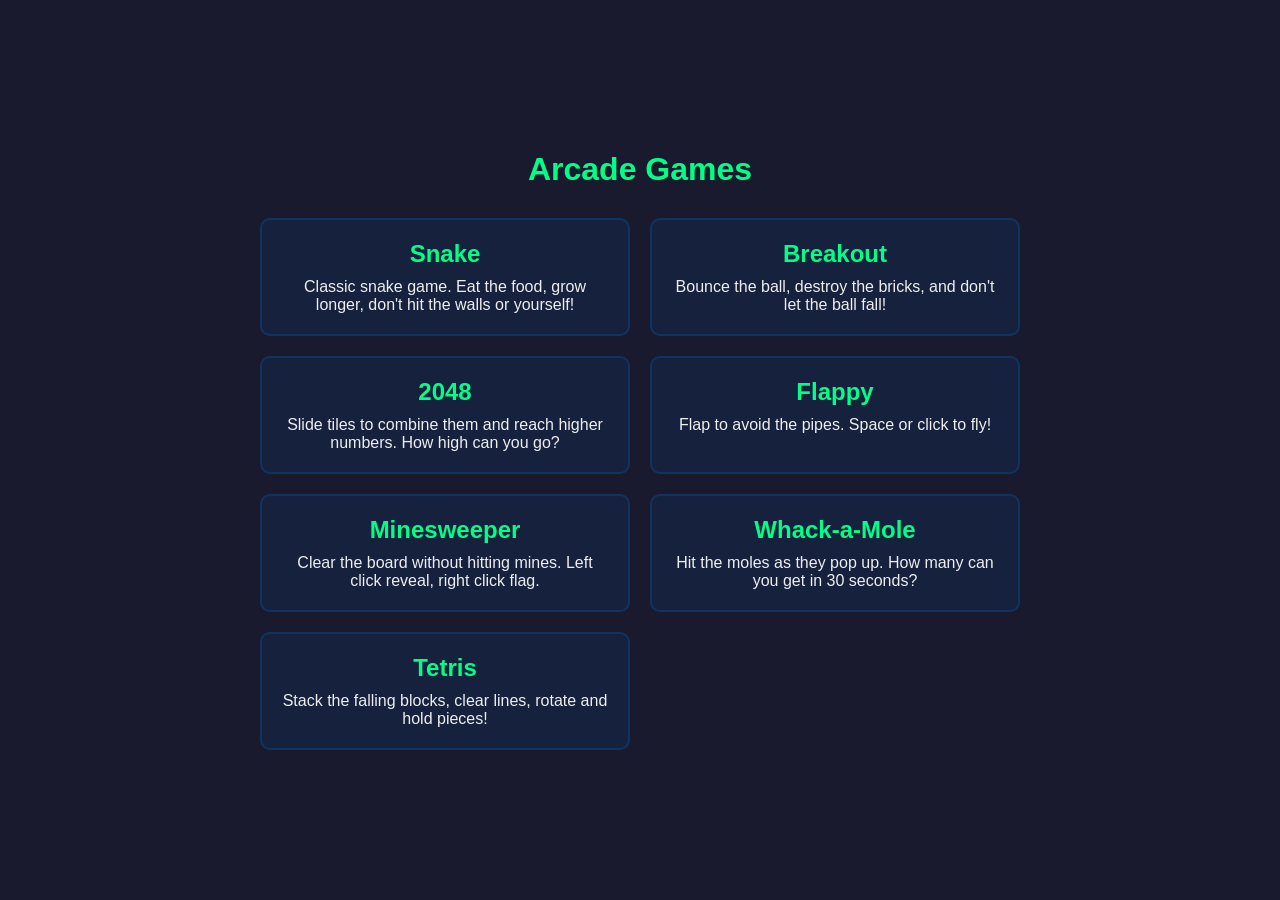
<file: index.html>
<!DOCTYPE html>
<html lang="en">
<head>
    <meta charset="UTF-8">
    <meta name="viewport" content="width=device-width, initial-scale=1.0">
    <title>Arcade Games</title>
    <link rel="icon" type="image/svg+xml" href="favicon.svg">
    <link rel="stylesheet" href="styles.css">
</head>
<body>
    <div class="container">
        <h1>Arcade Games</h1>
        <div class="games-grid">
            <a href="snake.html" class="game-card">
                <h2>Snake</h2>
                <p>Classic snake game. Eat the food, grow longer, don't hit the walls or yourself!</p>
            </a>
            <a href="breakout.html" class="game-card">
                <h2>Breakout</h2>
                <p>Bounce the ball, destroy the bricks, and don't let the ball fall!</p>
            </a>
            <a href="2048.html" class="game-card">
                <h2>2048</h2>
                <p>Slide tiles to combine them and reach higher numbers. How high can you go?</p>
            </a>
            <a href="flappy.html" class="game-card">
                <h2>Flappy</h2>
                <p>Flap to avoid the pipes. Space or click to fly!</p>
            </a>
            <a href="minesweeper.html" class="game-card">
                <h2>Minesweeper</h2>
                <p>Clear the board without hitting mines. Left click reveal, right click flag.</p>
            </a>
            <a href="whack.html" class="game-card">
                <h2>Whack-a-Mole</h2>
                <p>Hit the moles as they pop up. How many can you get in 30 seconds?</p>
            </a>
            <a href="tetris.html" class="game-card">
                <h2>Tetris</h2>
                <p>Stack the falling blocks, clear lines, rotate and hold pieces!</p>
            </a>
        </div>
    </div>
</body>
</html>
</file>
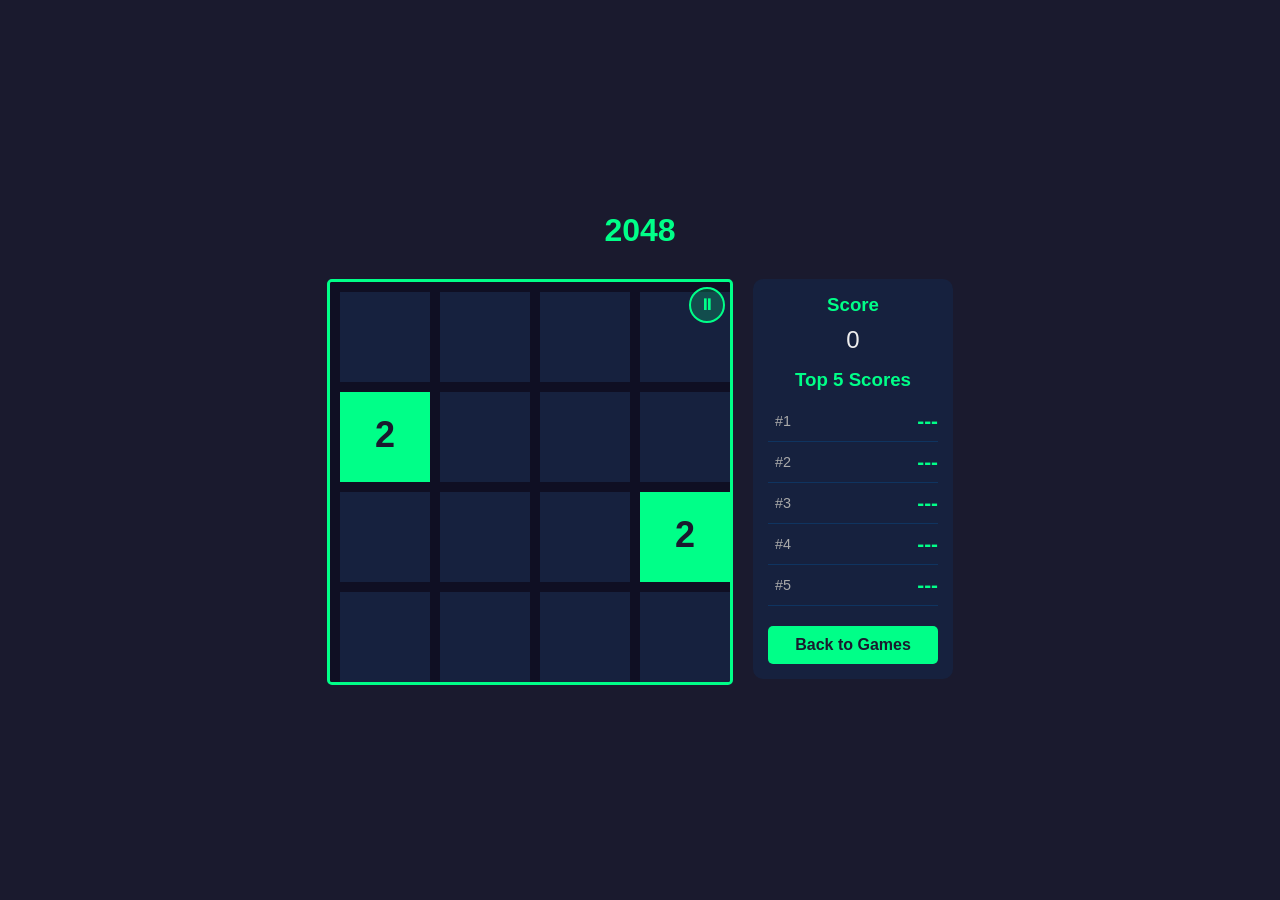
<file: 2048.html>
<!DOCTYPE html>
<html lang="en">
<head>
    <meta charset="UTF-8">
    <meta name="viewport" content="width=device-width, initial-scale=1.0">
    <title>2048 - Arcade Games</title>
    <link rel="icon" type="image/svg+xml" href="favicon.svg">
    <link rel="stylesheet" href="styles.css">
</head>
<body>
    <div class="container">
        <h1>2048</h1>
        <div class="game-container">
            <div class="game-area">
                <canvas id="gameCanvas" width="400" height="400"></canvas>
                <button class="pause-btn" id="pauseBtn">⏸</button>
                <div id="overlay" class="overlay">
                    <h2>Game Over</h2>
                    <div class="final-score">Score: <span id="finalScore">0</span></div>
                    <div id="rankInfo" class="rank-info"></div>
                    <div id="top10List" class="top10-list"></div>
                    <div class="buttons">
                        <button id="retryBtn">Retry</button>
                    </div>
                </div>
            </div>
            <div class="scoreboard">
                <h3>Score</h3>
                <div class="current-score" id="currentScore">0</div>
                <h3>Top 5 Scores</h3>
                <div class="top-scores">
                    <ol id="top5List"></ol>
                </div>
                <div style="margin-top: 20px;">
                    <a href="index.html"><button style="width:100%;">Back to Games</button></a>
                </div>
            </div>
        </div>
    </div>
    <script src="2048.js"></script>
</body>
</html>
</file>
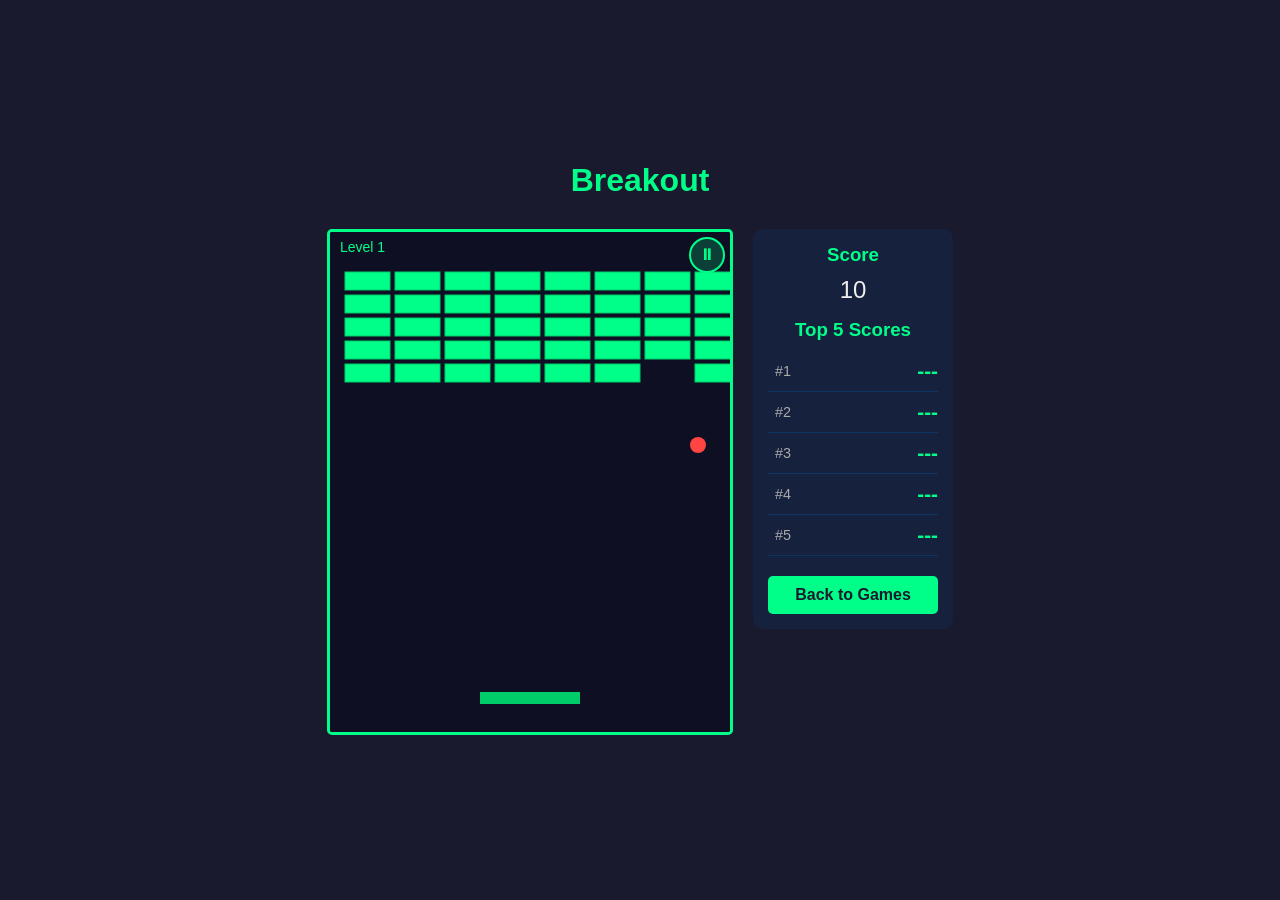
<file: breakout.html>
<!DOCTYPE html>
<html lang="en">
<head>
    <meta charset="UTF-8">
    <meta name="viewport" content="width=device-width, initial-scale=1.0">
    <title>Breakout - Arcade Games</title>
    <link rel="icon" type="image/svg+xml" href="favicon.svg">
    <link rel="stylesheet" href="styles.css">
</head>
<body>
    <div class="container">
        <h1>Breakout</h1>
        <div class="game-container">
            <div class="game-area">
                <canvas id="gameCanvas" width="400" height="500"></canvas>
                <button class="pause-btn" id="pauseBtn">⏸</button>
                <div id="overlay" class="overlay">
                    <h2>Game Over</h2>
                    <div class="final-score">Score: <span id="finalScore">0</span></div>
                    <div id="rankInfo" class="rank-info"></div>
                    <div id="top10List" class="top10-list"></div>
                    <div class="buttons">
                        <button id="retryBtn">Retry</button>
                    </div>
                </div>
            </div>
            <div class="scoreboard">
                <h3>Score</h3>
                <div class="current-score" id="currentScore">0</div>
                <h3>Top 5 Scores</h3>
                <div class="top-scores">
                    <ol id="top5List"></ol>
                </div>
                <div style="margin-top: 20px;">
                    <a href="index.html"><button style="width:100%;">Back to Games</button></a>
                </div>
            </div>
        </div>
    </div>
    <script src="breakout.js"></script>
</body>
</html>
</file>
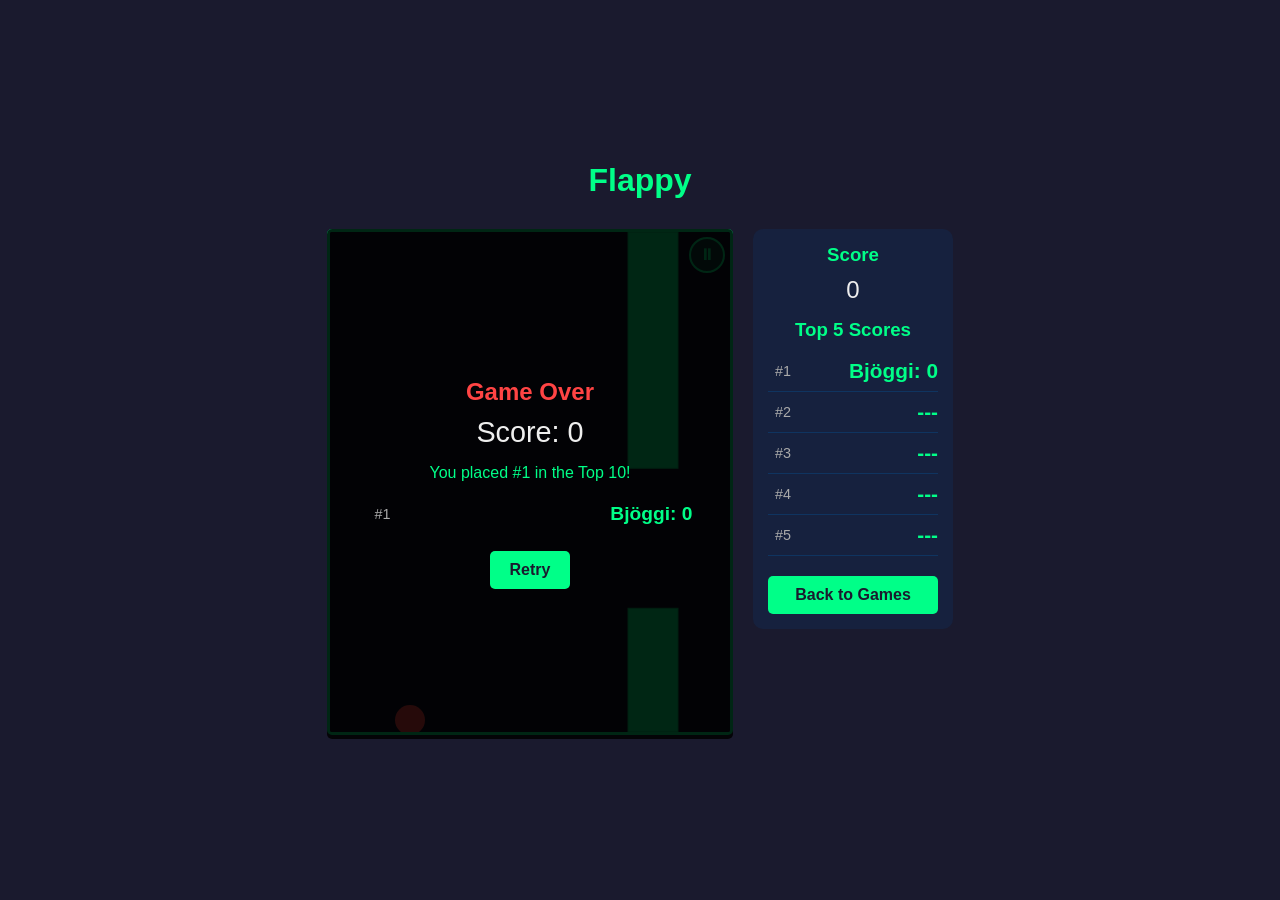
<file: flappy.html>
<!DOCTYPE html>
<html lang="en">
<head>
    <meta charset="UTF-8">
    <meta name="viewport" content="width=device-width, initial-scale=1.0">
    <title>Flappy - Arcade Games</title>
    <link rel="icon" type="image/svg+xml" href="favicon.svg">
    <link rel="stylesheet" href="styles.css">
</head>
<body>
    <div class="container">
        <h1>Flappy</h1>
        <div class="game-container">
            <div class="game-area">
                <canvas id="gameCanvas" width="400" height="500"></canvas>
                <button class="pause-btn" id="pauseBtn">⏸</button>
                <div id="overlay" class="overlay">
                    <h2>Game Over</h2>
                    <div class="final-score">Score: <span id="finalScore">0</span></div>
                    <div id="rankInfo" class="rank-info"></div>
                    <div id="top10List" class="top10-list"></div>
                    <div class="buttons">
                        <button id="retryBtn">Retry</button>
                    </div>
                </div>
            </div>
            <div class="scoreboard">
                <h3>Score</h3>
                <div class="current-score" id="currentScore">0</div>
                <h3>Top 5 Scores</h3>
                <div class="top-scores">
                    <ol id="top5List"></ol>
                </div>
                <div style="margin-top: 20px;">
                    <a href="index.html"><button style="width:100%;">Back to Games</button></a>
                </div>
            </div>
        </div>
    </div>
    <script src="flappy.js"></script>
</body>
</html>
</file>
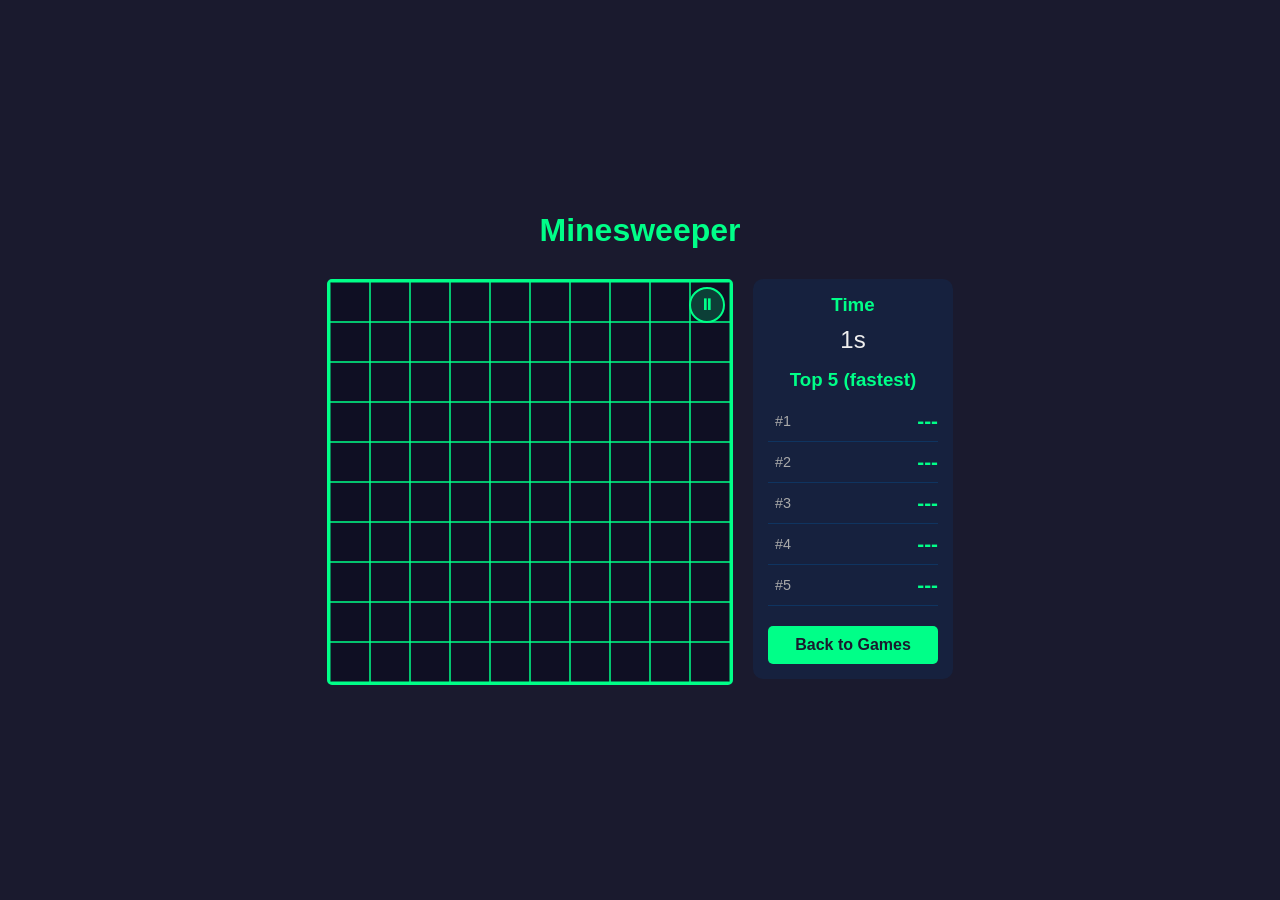
<file: minesweeper.html>
<!DOCTYPE html>
<html lang="en">
<head>
    <meta charset="UTF-8">
    <meta name="viewport" content="width=device-width, initial-scale=1.0">
    <title>Minesweeper - Arcade Games</title>
    <link rel="icon" type="image/svg+xml" href="favicon.svg">
    <link rel="stylesheet" href="styles.css">
</head>
<body>
    <div class="container">
        <h1>Minesweeper</h1>
        <div class="game-container">
            <div class="game-area">
                <canvas id="gameCanvas" width="400" height="400"></canvas>
                <button class="pause-btn" id="pauseBtn">⏸</button>
                <div id="overlay" class="overlay">
                    <h2 id="overlayTitle">Game Over</h2>
                    <div class="final-score">Time: <span id="finalScore">0</span>s</div>
                    <div id="rankInfo" class="rank-info"></div>
                    <div id="top10List" class="top10-list"></div>
                    <div class="buttons">
                        <button id="retryBtn">Retry</button>
                    </div>
                </div>
            </div>
            <div class="scoreboard">
                <h3>Time</h3>
                <div class="current-score" id="currentScore">0s</div>
                <h3>Top 5 (fastest)</h3>
                <div class="top-scores">
                    <ol id="top5List"></ol>
                </div>
                <div style="margin-top: 20px;">
                    <a href="index.html"><button style="width:100%;">Back to Games</button></a>
                </div>
            </div>
        </div>
    </div>
    <script src="minesweeper.js"></script>
</body>
</html>
</file>
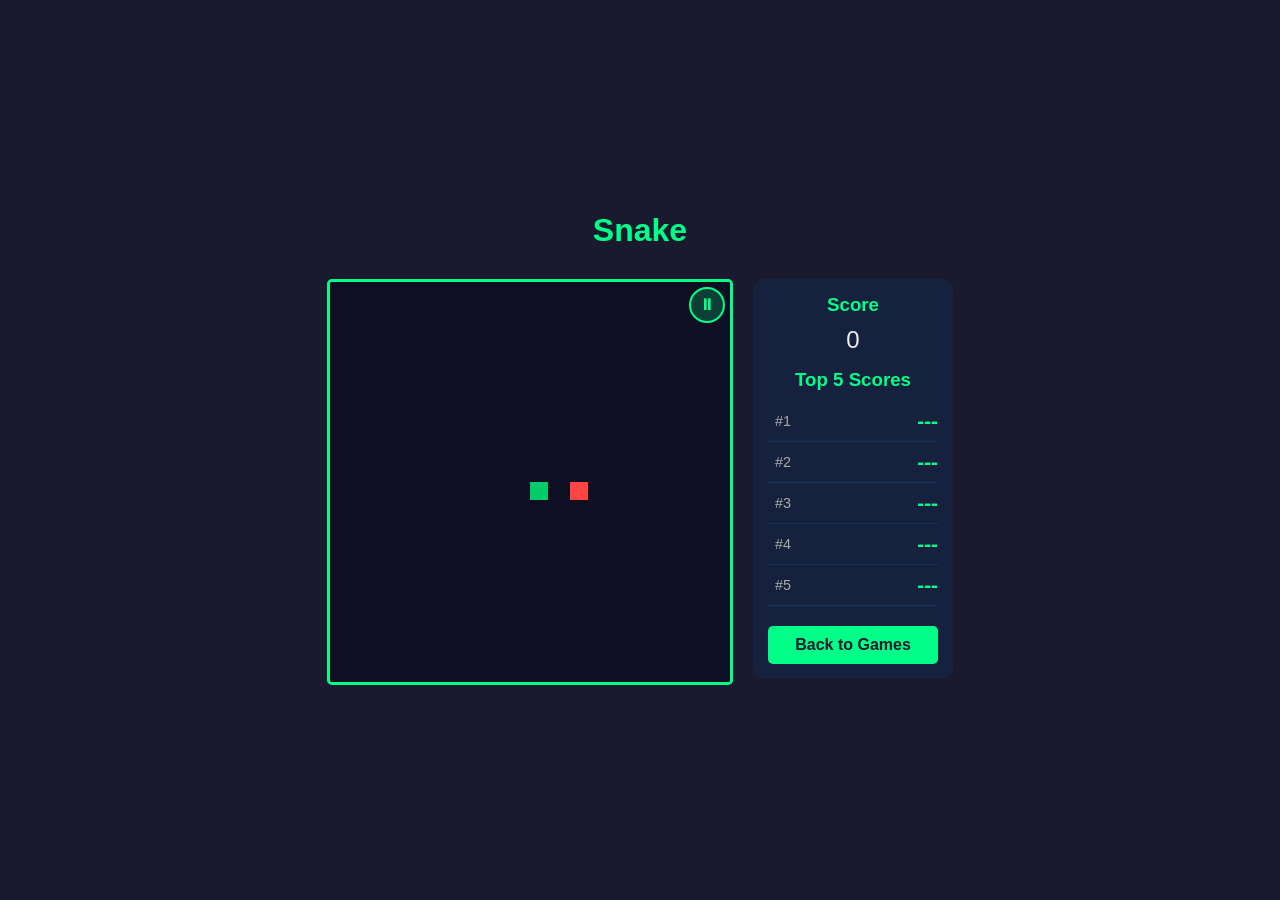
<file: snake.html>
<!DOCTYPE html>
<html lang="en">
<head>
    <meta charset="UTF-8">
    <meta name="viewport" content="width=device-width, initial-scale=1.0">
    <title>Snake - Arcade Games</title>
    <link rel="icon" type="image/svg+xml" href="favicon.svg">
    <link rel="stylesheet" href="styles.css">
</head>
<body>
    <div class="container">
        <h1>Snake</h1>
        <div class="game-container">
            <div class="game-area">
                <canvas id="gameCanvas" width="400" height="400"></canvas>
                <button class="pause-btn" id="pauseBtn">⏸</button>
                <div id="overlay" class="overlay">
                    <h2>Game Over</h2>
                    <div class="final-score">Score: <span id="finalScore">0</span></div>
                    <div id="rankInfo" class="rank-info"></div>
                    <div id="top10List" class="top10-list"></div>
                    <div class="buttons">
                        <button id="retryBtn">Retry</button>
                    </div>
                </div>
            </div>
            <div class="scoreboard">
                <h3>Score</h3>
                <div class="current-score" id="currentScore">0</div>
                <h3>Top 5 Scores</h3>
                <div class="top-scores">
                    <ol id="top5List"></ol>
                </div>
                <div style="margin-top: 20px;">
                    <a href="index.html"><button style="width:100%;">Back to Games</button></a>
                </div>
            </div>
        </div>
    </div>
    <script src="snake.js"></script>
</body>
</html>
</file>
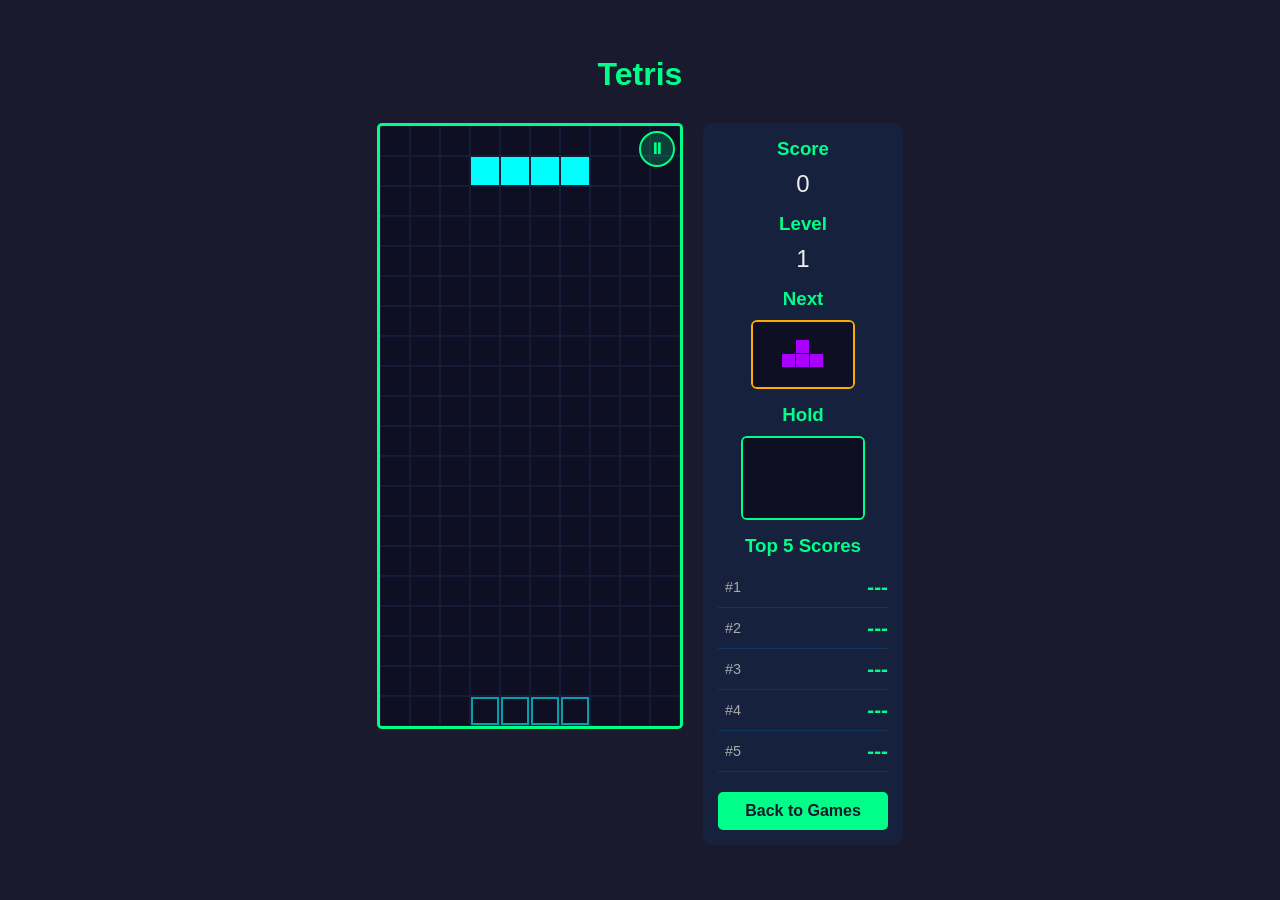
<file: tetris.html>
<!DOCTYPE html>
<html lang="en">
<head>
    <meta charset="UTF-8">
    <meta name="viewport" content="width=device-width, initial-scale=1.0">
    <title>Tetris - Arcade Games</title>
    <link rel="icon" type="image/svg+xml" href="favicon.svg">
    <link rel="stylesheet" href="styles.css">
    <style>
        #holdCanvas {
            border: 2px solid #00ff88 !important;
            background: #0f0f23;
            border-radius: 6px;
            margin: 0 auto 15px auto;
            display: block;
        }
        #nextCanvas {
            border: 2px solid #ffaa00 !important;
            background: #0f0f23;
            border-radius: 6px;
            margin: 0 auto 15px auto;
            display: block;
        }
    </style>
</head>
<body>
    <div class="container">
        <h1>Tetris</h1>
        <div class="game-container">
            <div class="game-area">
                <canvas id="gameCanvas" width="300" height="600"></canvas>
                <button class="pause-btn" id="pauseBtn">⏸</button>
                <div id="overlay" class="overlay">
                    <h2>Game Over</h2>
                    <div class="final-score">Score: <span id="finalScore">0</span></div>
                    <div id="rankInfo" class="rank-info"></div>
                    <div id="top10List" class="top10-list"></div>
                    <div class="buttons">
                        <button id="retryBtn">Retry</button>
                    </div>
                </div>
            </div>
            <div class="scoreboard">
                <h3>Score</h3>
                <div class="current-score" id="currentScore">0</div>
                <h3>Level</h3>
                <div class="current-score" id="levelDisplay">1</div>
                <h3>Next</h3>
                <canvas id="nextCanvas" width="100" height="65"></canvas>
                <h3>Hold</h3>
                <canvas id="holdCanvas" width="120" height="80"></canvas>
                <h3>Top 5 Scores</h3>
                <div class="top-scores">
                    <ol id="top5List"></ol>
                </div>
                <div style="margin-top: 20px;">
                    <a href="index.html"><button style="width:100%;">Back to Games</button></a>
                </div>
            </div>
        </div>
    </div>
    <script src="tetris.js"></script>
</body>
</html>
</file>
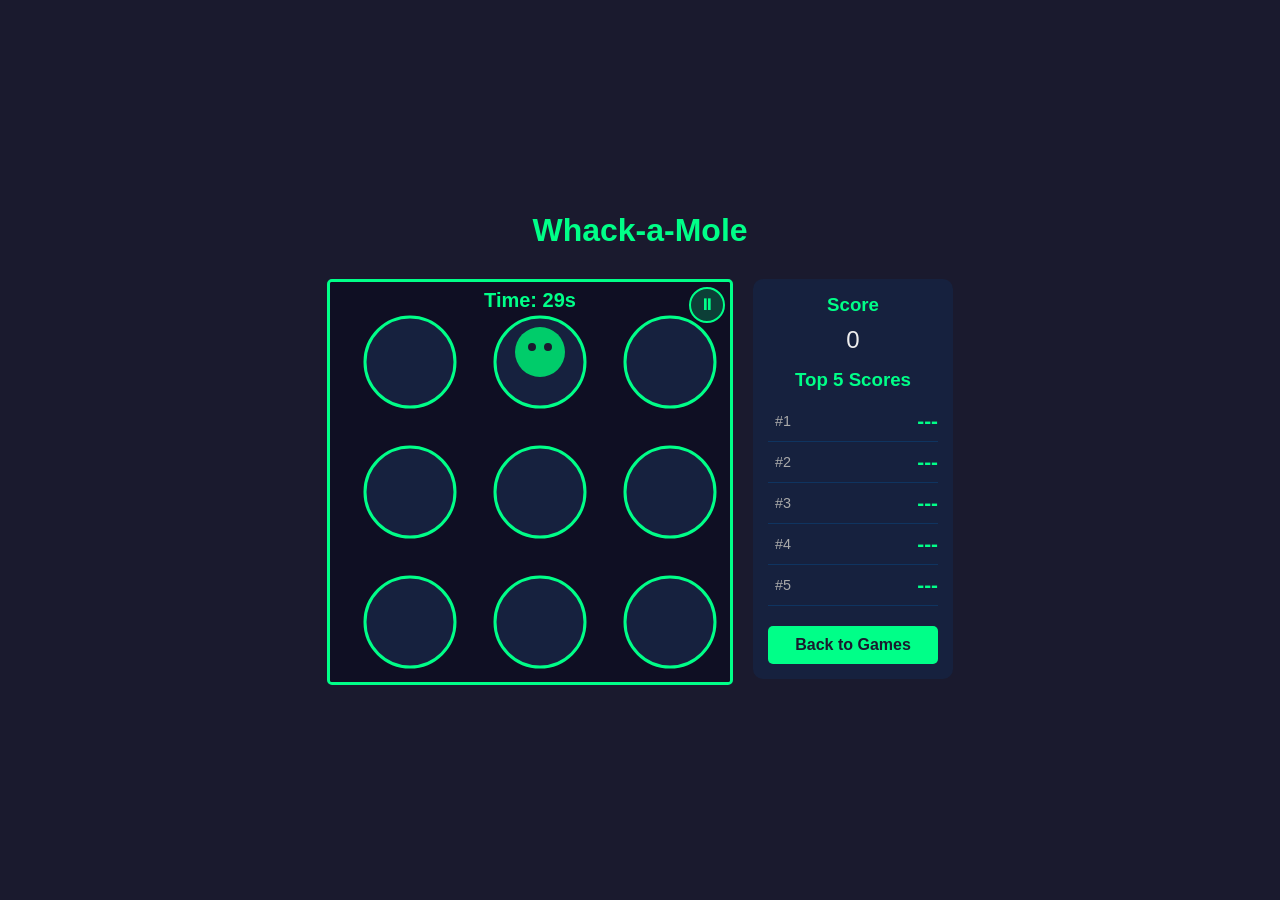
<file: whack.html>
<!DOCTYPE html>
<html lang="en">
<head>
    <meta charset="UTF-8">
    <meta name="viewport" content="width=device-width, initial-scale=1.0">
    <title>Whack-a-Mole - Arcade Games</title>
    <link rel="icon" type="image/svg+xml" href="favicon.svg">
    <link rel="stylesheet" href="styles.css">
</head>
<body>
    <div class="container">
        <h1>Whack-a-Mole</h1>
        <div class="game-container">
            <div class="game-area">
                <canvas id="gameCanvas" width="400" height="400"></canvas>
                <button class="pause-btn" id="pauseBtn">⏸</button>
                <div id="overlay" class="overlay">
                    <h2>Game Over</h2>
                    <div class="final-score">Score: <span id="finalScore">0</span></div>
                    <div id="rankInfo" class="rank-info"></div>
                    <div id="top10List" class="top10-list"></div>
                    <div class="buttons">
                        <button id="retryBtn">Retry</button>
                    </div>
                </div>
            </div>
            <div class="scoreboard">
                <h3>Score</h3>
                <div class="current-score" id="currentScore">0</div>
                <h3>Top 5 Scores</h3>
                <div class="top-scores">
                    <ol id="top5List"></ol>
                </div>
                <div style="margin-top: 20px;">
                    <a href="index.html"><button style="width:100%;">Back to Games</button></a>
                </div>
            </div>
        </div>
    </div>
    <script src="whack.js"></script>
</body>
</html>
</file>
<file: styles.css>
* {
    box-sizing: border-box;
    margin: 0;
    padding: 0;
}

body {
    font-family: 'Segoe UI', Tahoma, Geneva, Verdana, sans-serif;
    background: #1a1a2e;
    color: #eee;
    min-height: 100vh;
    display: flex;
    justify-content: center;
    align-items: center;
}

.container {
    max-width: 800px;
    width: 100%;
    padding: 20px;
    text-align: center;
}

h1 {
    margin-bottom: 30px;
    color: #00ff88;
}

.games-grid {
    display: grid;
    grid-template-columns: repeat(auto-fit, minmax(250px, 1fr));
    gap: 20px;
}

.game-card {
    background: #16213e;
    border: 2px solid #0f3460;
    border-radius: 10px;
    padding: 20px;
    text-decoration: none;
    color: #eee;
    transition: transform 0.2s, box-shadow 0.2s;
}

.game-card:hover {
    transform: translateY(-5px);
    box-shadow: 0 10px 20px rgba(0, 255, 136, 0.3);
}

.game-card h2 {
    color: #00ff88;
    margin-bottom: 10px;
}

.game-container {
    display: flex;
    gap: 20px;
    justify-content: center;
    align-items: flex-start;
    flex-wrap: wrap;
}

.game-area {
    position: relative;
}

canvas {
    border: 3px solid #00ff88;
    background: #0f0f23;
    border-radius: 5px;
    touch-action: none;
}

.pause-btn {
    position: absolute;
    top: 8px;
    right: 8px;
    width: 36px;
    height: 36px;
    background: rgba(0, 255, 136, 0.2);
    border: 2px solid #00ff88;
    color: #00ff88;
    border-radius: 50%;
    font-size: 16px;
    font-weight: bold;
    cursor: pointer;
    z-index: 5;
    display: flex;
    align-items: center;
    justify-content: center;
    padding: 0;
}

.pause-btn:hover {
    background: rgba(0, 255, 136, 0.4);
}

.scoreboard {
    background: #16213e;
    padding: 15px;
    border-radius: 10px;
    min-width: 200px;
}

.scoreboard h3 {
    color: #00ff88;
    margin-bottom: 10px;
}

.current-score {
    font-size: 1.5em;
    margin-bottom: 15px;
}

.top-scores ol {
    list-style: none;
    padding: 0;
}

.top-scores li {
    padding: 8px 0;
    border-bottom: 1px solid #0f3460;
    display: flex;
    justify-content: space-between;
    align-items: center;
}

.top-scores li.top5 {
    font-weight: bold;
}

.top-scores .rank {
    color: #aaa;
    font-size: 0.9em;
    font-weight: normal;
    min-width: 30px;
}

.top-scores .score-value {
    color: #00ff88;
    font-size: 1.3em;
    font-weight: bold;
}

.overlay {
    position: absolute;
    top: 0;
    left: 0;
    width: 100%;
    height: 100%;
    background: rgba(0, 0, 0, 0.85);
    display: none;
    flex-direction: column;
    justify-content: center;
    align-items: center;
    border-radius: 5px;
    z-index: 10;
}

.overlay.active {
    display: flex;
}

.overlay h2 {
    color: #ff4444;
    margin-bottom: 10px;
}

.overlay .final-score {
    font-size: 1.8em;
    margin-bottom: 15px;
}

.overlay .rank-info {
    margin-bottom: 15px;
    color: #00ff88;
}

.overlay .top10-list {
    max-height: 200px;
    overflow-y: auto;
    margin-bottom: 20px;
    width: 80%;
}

.overlay .top10-list ol {
    list-style: none;
    padding: 0;
}

.overlay .top10-list li {
    padding: 6px 0;
    display: flex;
    justify-content: space-between;
    align-items: center;
}

.overlay .top10-list li.top5 {
    font-weight: bold;
}

.overlay .top10-list .rank {
    color: #aaa;
    font-size: 0.9em;
    font-weight: normal;
    min-width: 30px;
}

.overlay .top10-list .score-value {
    color: #00ff88;
    font-size: 1.2em;
    font-weight: bold;
}

.buttons {
    display: flex;
    gap: 15px;
}

button {
    padding: 10px 20px;
    font-size: 1em;
    background: #00ff88;
    color: #1a1a2e;
    border: none;
    border-radius: 5px;
    cursor: pointer;
    font-weight: bold;
    transition: background 0.2s;
}

button:hover {
    background: #00cc6a;
}

@media (max-width: 600px) {
    .game-container {
        flex-direction: column;
        align-items: center;
    }
}
</file>
